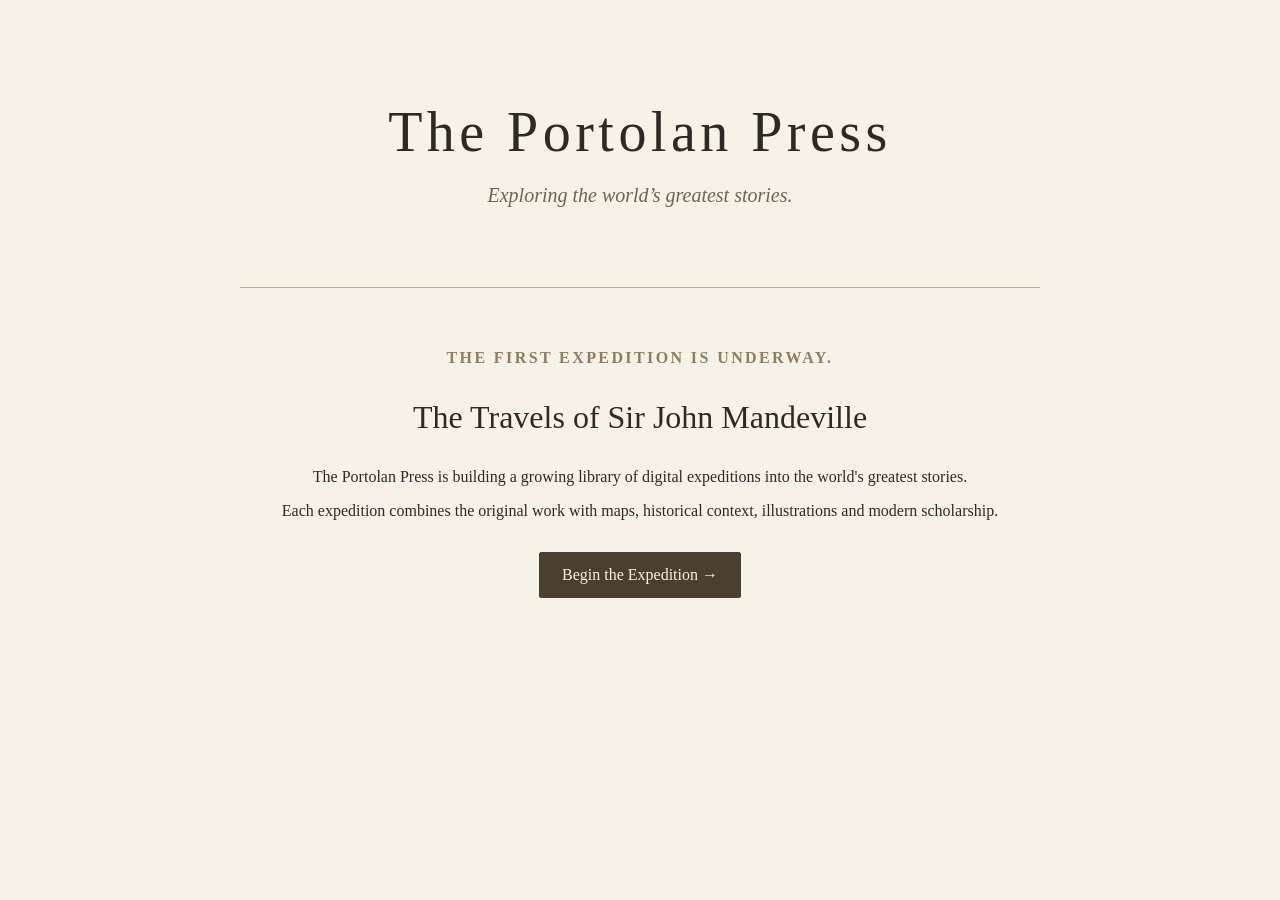
<file: index.html>
<!DOCTYPE html>
<html lang="en">
<head>
    <meta charset="UTF-8">
    <meta name="viewport" content="width=device-width, initial-scale=1.0">
    <title>The Portolan Press</title>

    <link rel="stylesheet" href="styles.css">
</head>

<body>

    <main>

        <h1>The Portolan Press</h1>

        <p class="tagline">
            Exploring the world’s greatest stories.
        </p>

        <section class="expedition">

            <h2>The first expedition is underway.</h2>

            <h3>The Travels of Sir John Mandeville</h3>

<p>
The Portolan Press is building a growing library of digital expeditions into the world's greatest stories.
</p>

<p>
Each expedition combines the original work with maps, historical context, illustrations and modern scholarship.
</p>

<p>
<a href="titles/mandeville/">Begin the Expedition →</a>
</p>

        </section>

    </main>

</body>
</html>
</file>
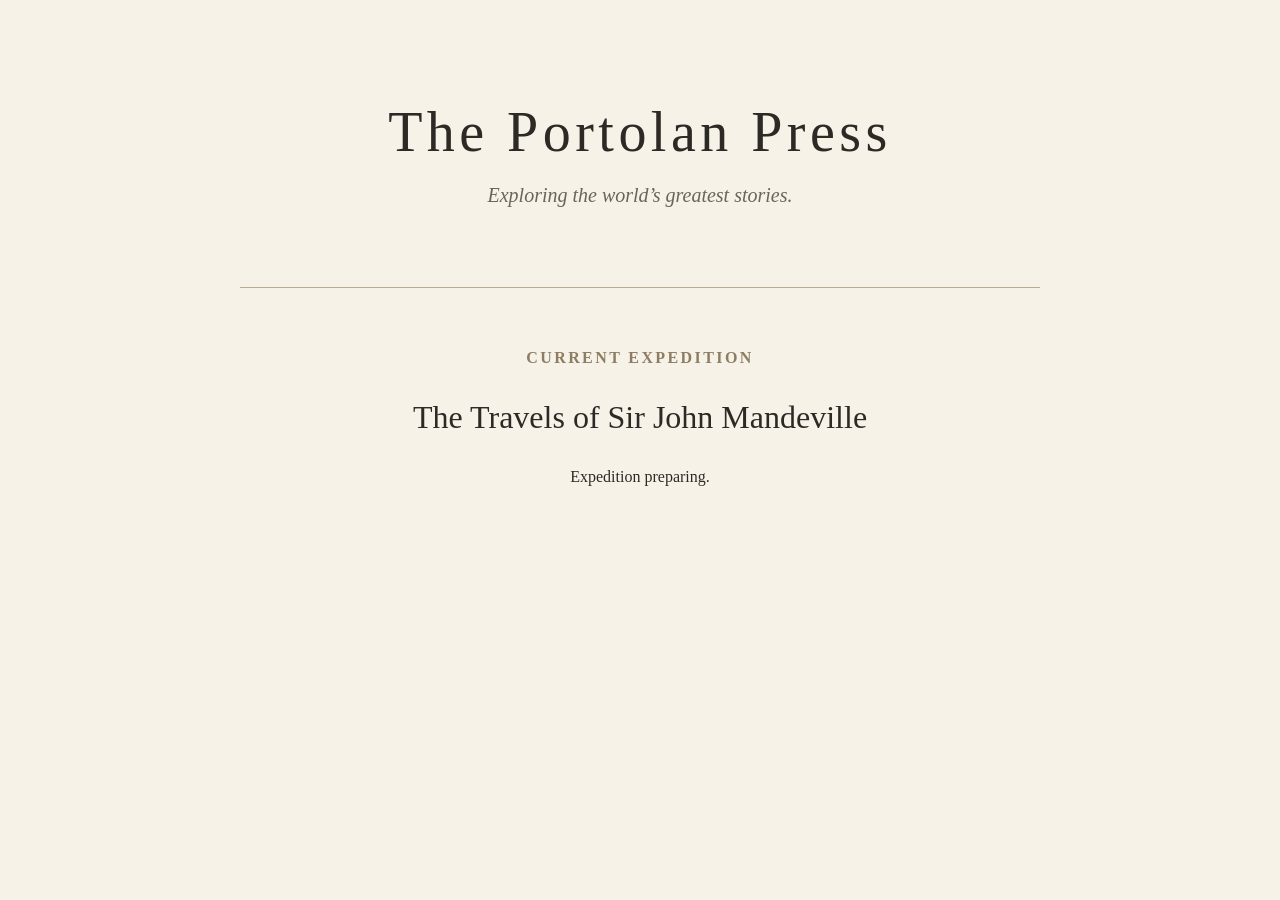
<file: atlas/index.html>
<!DOCTYPE html>
<html lang="en">
<head>
    <meta charset="UTF-8">
    <meta name="viewport" content="width=device-width, initial-scale=1.0">
    <title>The Portolan Press</title>

    <link rel="stylesheet" href="styles.css">
</head>

<body>

    <main>

        <h1>The Portolan Press</h1>

        <p class="tagline">
            Exploring the world’s greatest stories.
        </p>

        <section class="expedition">

            <h2>Current Expedition</h2>

            <h3>The Travels of Sir John Mandeville</h3>

            <p>
                Expedition preparing.
            </p>

        </section>

    </main>

</body>
</html>
</file>
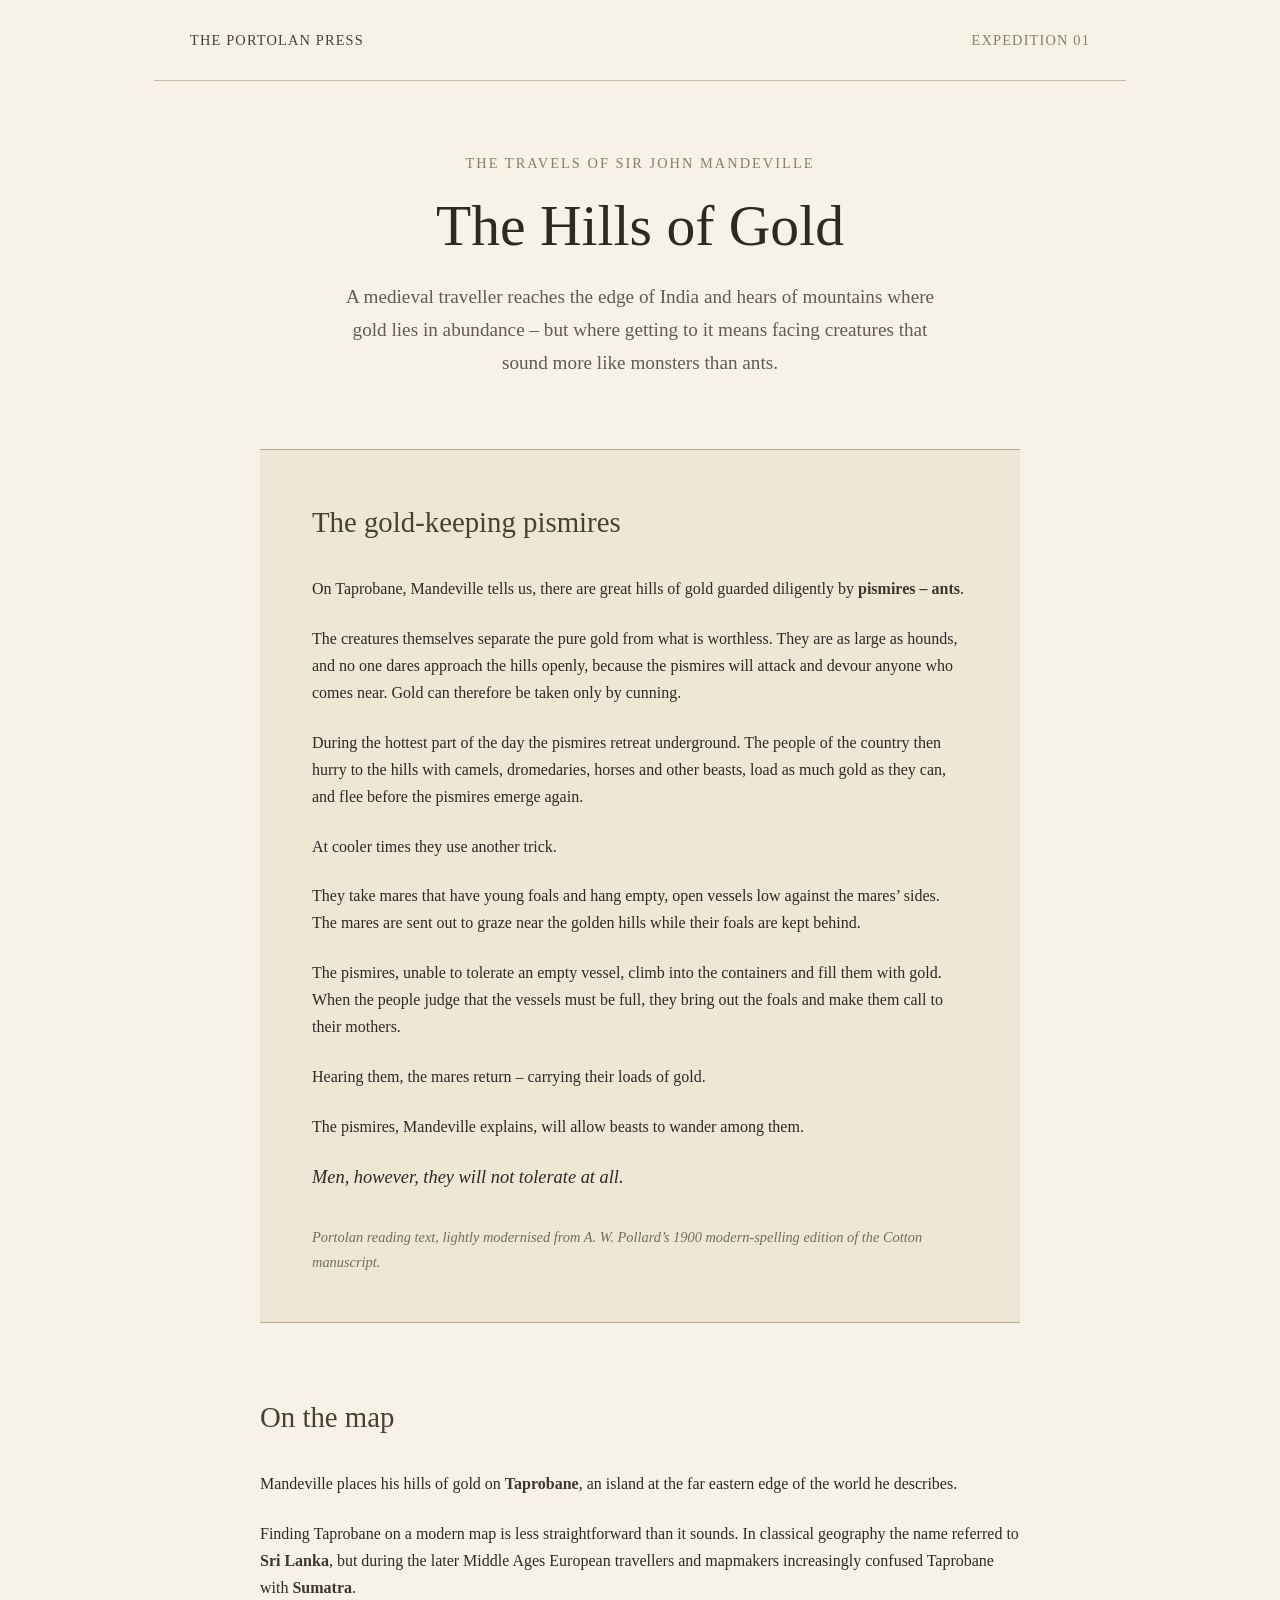
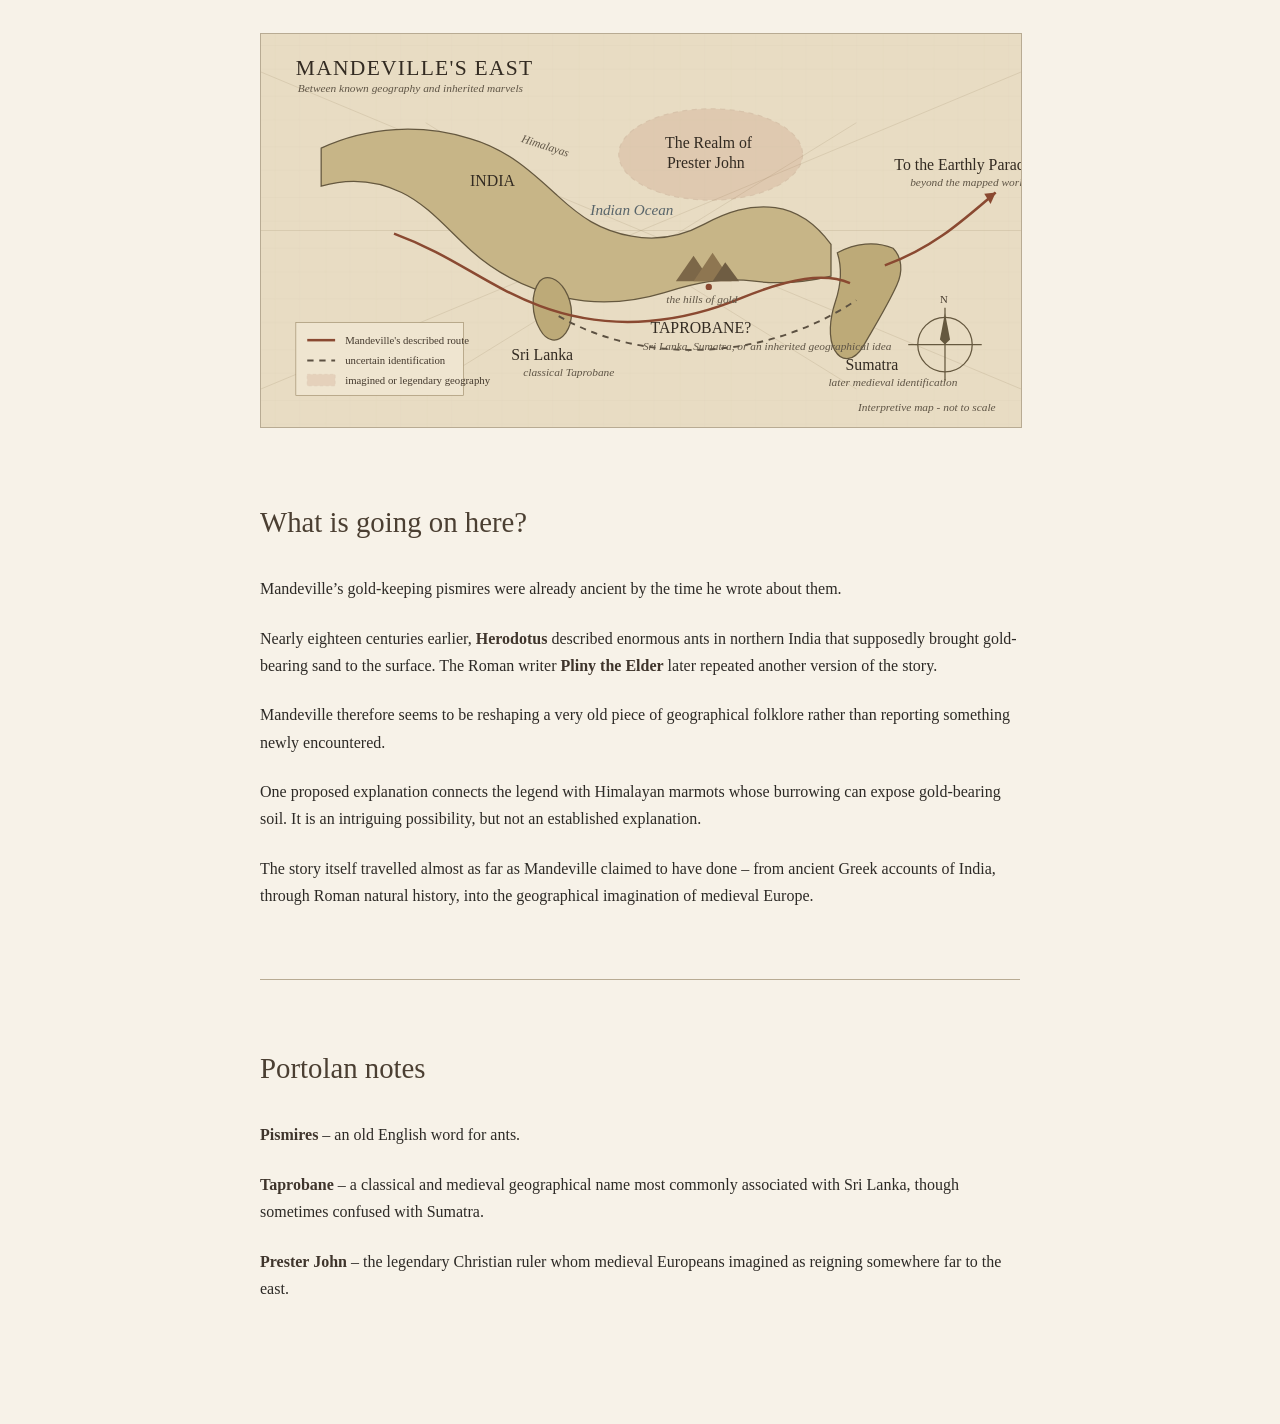
<file: titles/mandeville/index.html>
<!DOCTYPE html>
<html lang="en">

<head>
    <meta charset="UTF-8">
    <meta name="viewport" content="width=device-width, initial-scale=1.0">

    <title>The Hills of Gold | The Portolan Press</title>

    <link rel="stylesheet" href="mandeville.css">
</head>

<body>
<button class="return-to-story" type="button">
    ← Return to the story
</button>
    <header class="site-header">
        <a href="../../index.html">The Portolan Press</a>
        <span>Expedition 01</span>
    </header>

    <main>

        <header class="hero">
            <p class="eyebrow">The Travels of Sir John Mandeville</p>

            <h1>The Hills of Gold</h1>

            <p class="intro">
                A medieval traveller reaches the edge of India and hears of
                mountains where gold lies in abundance – but where getting to
                it means facing creatures that sound more like monsters than ants.
            </p>
        </header>

        <section class="reading">
            <h2>The gold-keeping pismires</h2>

            <p>
                On Taprobane, Mandeville tells us, there are great hills of gold
                guarded diligently by <strong>pismires – ants</strong>.
            </p>

            <p>
                The creatures themselves separate the pure gold from what is
                worthless. They are as large as hounds, and no one dares approach
                the hills openly, because the pismires will attack and devour
                anyone who comes near. Gold can therefore be taken only by cunning.
            </p>

            <p>
                During the hottest part of the day the pismires retreat underground.
                The people of the country then hurry to the hills with camels,
                dromedaries, horses and other beasts, load as much gold as they can,
                and flee before the pismires emerge again.
            </p>

            <p>At cooler times they use another trick.</p>

            <p>
                They take mares that have young foals and hang empty, open vessels
                low against the mares’ sides. The mares are sent out to graze near
                the golden hills while their foals are kept behind.
            </p>

            <p>
                The pismires, unable to tolerate an empty vessel, climb into the
                containers and fill them with gold. When the people judge that the
                vessels must be full, they bring out the foals and make them call
                to their mothers.
            </p>

            <p>
                Hearing them, the mares return – carrying their loads of gold.
            </p>

            <p>
                The pismires, Mandeville explains, will allow beasts to wander
                among them.
            </p>

            <p class="ending">Men, however, they will not tolerate at all.</p>

            <p class="editorial-note">
                Portolan reading text, lightly modernised from A. W. Pollard’s
                1900 modern-spelling edition of the Cotton manuscript.
            </p>
        </section>

        <section>
            <h2>On the map</h2>

            <p>
                Mandeville places his hills of gold on <strong>Taprobane</strong>,
                an island at the far eastern edge of the world he describes.
            </p>

            <p>
                Finding Taprobane on a modern map is less straightforward than it
                sounds. In classical geography the name referred to
                <strong>Sri Lanka</strong>, but during the later Middle Ages
                European travellers and mapmakers increasingly confused Taprobane
                with <strong>Sumatra</strong>.
            </p>

<figure class="portolan-map">
    <img
        src="assets/map.svg"
        alt="Interpretive map of Mandeville’s East showing Sri Lanka, Sumatra, Taprobane, Prester John and the Earthly Paradise."
    >
</figure>
        </section>

        <section>
            <h2>What is going on here?</h2>

            <p>
                Mandeville’s gold-keeping pismires were already ancient by the
                time he wrote about them.
            </p>

            <p>
                Nearly eighteen centuries earlier, <strong>Herodotus</strong>
                described enormous ants in northern India that supposedly brought
                gold-bearing sand to the surface. The Roman writer
                <strong>Pliny the Elder</strong> later repeated another version
                of the story.
            </p>

            <p>
                Mandeville therefore seems to be reshaping a very old piece of
                geographical folklore rather than reporting something newly
                encountered.
            </p>

            <p>
                One proposed explanation connects the legend with Himalayan
                marmots whose burrowing can expose gold-bearing soil. It is an
                intriguing possibility, but not an established explanation.
            </p>

            <p>
                The story itself travelled almost as far as Mandeville claimed to
                have done – from ancient Greek accounts of India, through Roman
                natural history, into the geographical imagination of medieval Europe.
            </p>
        </section>

        <section class="notes">
            <h2>Portolan notes</h2>

            <p><strong>Pismires</strong> – an old English word for ants.</p>

            <p>
                <strong>Taprobane</strong> – a classical and medieval geographical
                name most commonly associated with Sri Lanka, though sometimes
                confused with Sumatra.
            </p>

            <p>
                <strong>Prester John</strong> – the legendary Christian ruler whom
                medieval Europeans imagined as reigning somewhere far to the east.
            </p>
        </section>

    </main>
<script src="mandeville.js"></script>
</body>

</html>
</file>
<file: styles.css>
body {
    margin: 0;
    padding: 0;

    background: #f7f2e8;
    color: #2d2a26;

    font-family: Georgia, "Times New Roman", serif;
}

main {
    max-width: 800px;

    margin: 100px auto;

    padding: 0 40px;

    text-align: center;
}

h1 {
    font-size: 3.5rem;
    font-weight: normal;

    letter-spacing: 0.08em;

    margin-bottom: 1rem;
}

.tagline {
    font-size: 1.25rem;

    color: #6b6458;

    margin-bottom: 5rem;

    font-style: italic;
}

.expedition {
    border-top: 1px solid #b8ab93;

    padding-top: 3rem;
}

h2 {
    font-size: 1rem;

    letter-spacing: 0.15em;

    text-transform: uppercase;

    color: #8c7d63;
}

h3 {
    font-size: 2rem;

    font-weight: normal;

    margin-top: 2rem;
}
a {
    color: #4b3f32;
    text-decoration: none;
    border-bottom: 1px solid transparent;
    transition: border-color 0.2s ease;
}

a:hover {
    border-bottom-color: #4b3f32;
}
a:visited {
    color: #4b3f32;
}
.expedition a {
    display: inline-block;
    margin-top: 1rem;
    padding: 0.8rem 1.4rem;
    background: #4b3f32;
    color: #f7f2e8;
    border: 1px solid #4b3f32;
    border-radius: 2px;
}

.expedition a:visited {
    color: #f7f2e8;
}

.expedition a:hover {
    background: transparent;
    color: #4b3f32;
}
</file>
<file: atlas/styles.css>
body {
    margin: 0;
    padding: 0;

    background: #f7f2e8;
    color: #2d2a26;

    font-family: Georgia, "Times New Roman", serif;
}

main {
    max-width: 800px;

    margin: 100px auto;

    padding: 0 40px;

    text-align: center;
}

h1 {
    font-size: 3.5rem;
    font-weight: normal;

    letter-spacing: 0.08em;

    margin-bottom: 1rem;
}

.tagline {
    font-size: 1.25rem;

    color: #6b6458;

    margin-bottom: 5rem;

    font-style: italic;
}

.expedition {
    border-top: 1px solid #b8ab93;

    padding-top: 3rem;
}

h2 {
    font-size: 1rem;

    letter-spacing: 0.15em;

    text-transform: uppercase;

    color: #8c7d63;
}

h3 {
    font-size: 2rem;

    font-weight: normal;

    margin-top: 2rem;
}
</file>
<file: titles/mandeville/mandeville.css>
body {
    margin: 0;
    background: #f7f2e8;
    color: #2d2a26;
    font-family: Georgia, "Times New Roman", serif;
    line-height: 1.7;
}

.site-header {
    max-width: 900px;
    margin: 0 auto;
    padding: 28px 36px;
    display: flex;
    justify-content: space-between;
    align-items: center;
    border-bottom: 1px solid #c8bca5;
    font-size: 0.9rem;
    letter-spacing: 0.08em;
    text-transform: uppercase;
}

.site-header a {
    color: #4b3f32;
    text-decoration: none;
}

.site-header a:visited {
    color: #4b3f32;
}

.site-header span {
    color: #8c7d63;
}

main {
    max-width: 760px;
    margin: 0 auto;
    padding: 70px 36px 100px;
}

.hero {
    text-align: center;
    margin-bottom: 70px;
}

.eyebrow {
    margin: 0 0 18px;
    color: #8c7d63;
    font-size: 0.9rem;
    letter-spacing: 0.14em;
    text-transform: uppercase;
}

h1 {
    margin: 0 0 24px;
    font-size: 3.6rem;
    line-height: 1.1;
    font-weight: normal;
}

.intro {
    max-width: 620px;
    margin: 0 auto;
    color: #625b50;
    font-size: 1.2rem;
    line-height: 1.7;
}

section {
    margin-top: 70px;
}

h2 {
    margin-bottom: 28px;
    color: #4b3f32;
    font-size: 1.8rem;
    font-weight: normal;
}

p {
    margin: 0 0 1.4em;
}

.reading {
    padding: 48px 52px;
    background: #efe6d5;
    border-top: 1px solid #b8ab93;
    border-bottom: 1px solid #b8ab93;
}

.reading h2 {
    margin-top: 0;
}

.ending {
    font-size: 1.15rem;
    font-style: italic;
}

.editorial-note {
    margin-top: 32px;
    margin-bottom: 0;
    color: #756d61;
    font-size: 0.9rem;
    font-style: italic;
}

.map-placeholder {
    margin-top: 32px;
    padding: 60px 30px;
    border: 1px solid #b8ab93;
    color: #8c7d63;
    text-align: center;
    font-style: italic;
}

.notes {
    padding-top: 40px;
    border-top: 1px solid #b8ab93;
}

strong {
    color: #3f352c;
}

@media (max-width: 650px) {
    .site-header {
        padding: 22px 20px;
    }

    main {
        padding: 50px 22px 80px;
    }

    h1 {
        font-size: 2.6rem;
    }

    .reading {
        padding: 32px 24px;
    }
}
.return-to-story {
    position: fixed;
    top: 22px;
    right: 22px;
    z-index: 1000;

    padding: 0.7rem 1rem;

    background: #4b3f32;
    color: #f7f2e8;

    border: 1px solid #4b3f32;
    border-radius: 2px;

    font-family: Georgia, "Times New Roman", serif;
    font-size: 0.9rem;
    letter-spacing: 0.05em;

    cursor: pointer;

    opacity: 0;
    pointer-events: none;

    transition: opacity 0.2s ease;
}

.return-to-story.visible {
    opacity: 1;
    pointer-events: auto;
}
.portolan-map {
    margin: 32px 0 0;
}

.portolan-map img {
    display: block;
    width: 100%;
    height: auto;

    border: 1px solid #b8ab93;
}
</file>
